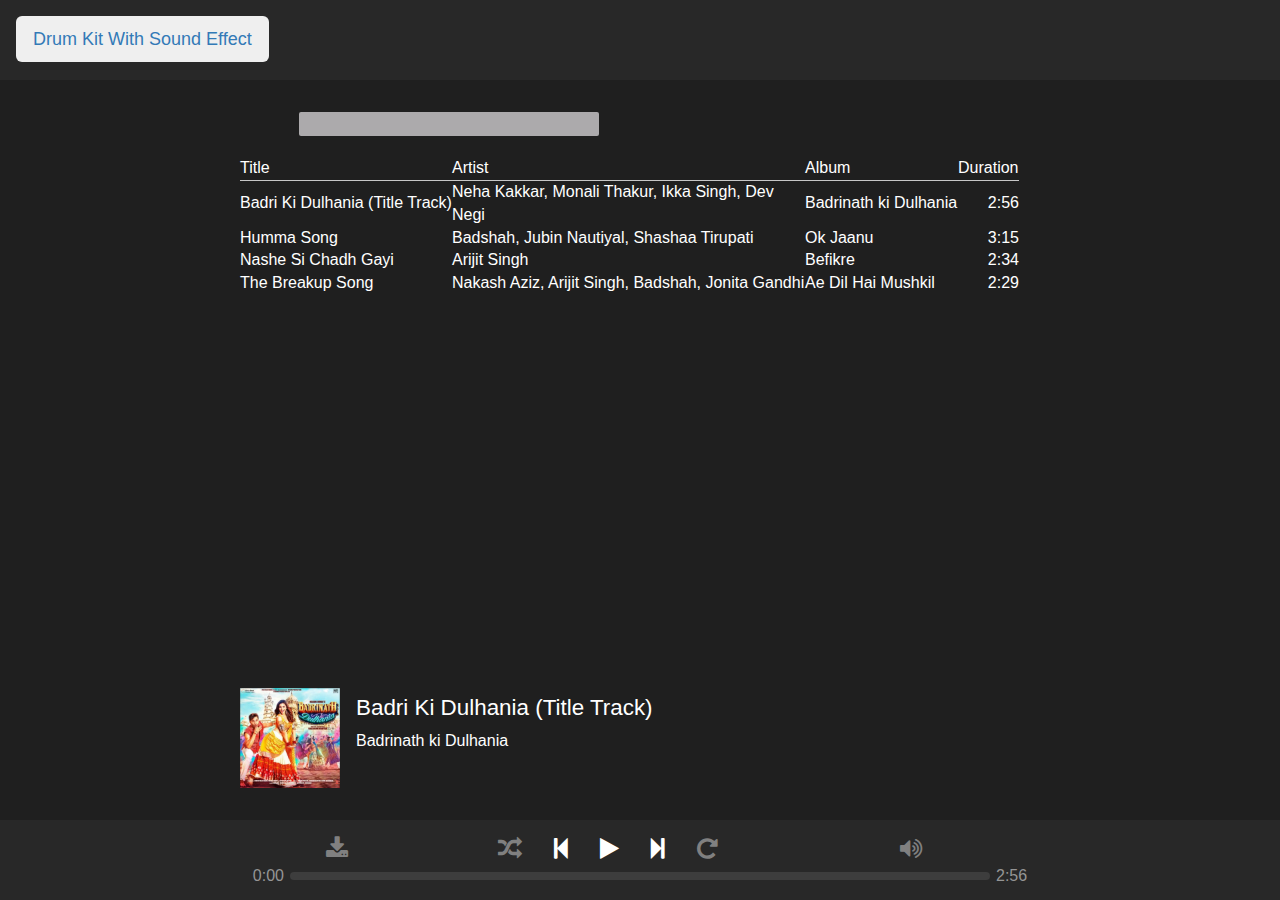
<file: index.html>
<!DOCTYPE html>
<html lang="en">

<head>
    <meta charset="UTF-8">
    <title> Song App</title>
    <!-- Bootstrap -->
      <!-- Latest compiled and minified CSS -->
      <link rel="stylesheet" href="bootstrap-3.3.7\css\bootstrap.min.css">
      <!-- Optional theme -->
      <link rel="stylesheet" href="bootstrap-3.3.7\css\bootstrap-theme.min.css">
      <!-- Font-Awsome Connecting Link -->
    <link rel="stylesheet" type="text/css" href="font-awesome-4.7.0\css\font-awesome.css">
    <!-- css cdn link of Data Table jquery plugin -->
    <link rel="stylesheet" type="text/css" href="https://cdn.datatables.net/1.10.15/css/jquery.dataTables.min.css">
    <!-- <link rel="stylesheet" type="text/css" href="DataTable\jquery.dataTables.min.css"> -->
    <link rel="stylesheet" type="text/css" href="stylesheet\main.css">
</head>

<body>
    <div class="wrapper">
      <!-- code for Welcome Screen -->
        <section class="welcome-screen hidden">
            <h1> Welcome to Songify </h1>
            <h3> Enter name to access your account </h3>
            <p  class="warning hidden">Please Enter a Valid Name</p>
            <div class="input-wrapper">
                <input type="text" placeholder="Name" value="" id="name-input">
                <button> Go </button>
            </div>
        </section>
        <!-- code For Main Screen -->
        <div class="main">
        <header>
          <div class="right floated user-name">  </div>
          <a href="Drum kit\index.html"><button type="button" class="btn btn-lg" id="drumkitBtn">Drum Kit With Sound Effect</button></a>
        </header>
        <section class="content">

          <!-- code For Adding audio File Into html Documaent -->
          <audio src="Audio/song.mp3"></audio>

  <!-- Header of song play list start from here -->
    <table id="songs">
          <thead class="list-headers">
              <td> Title </td>
              <td> Artist </td>
              <td> Album </td>
              <td> Duration </td>
          </thead>

  <!-- song Playlist here added dynamically by javascript -->
              <tr class="song" id="song1">
                <td class="song-name"></td>
                <td class="song-artist"></td>
                <td class="song-album"></td>
                <td class="song-length"></td>
              </tr>
              <tr class="song" id="song2">
                <td class="song-name"></td>
                <td class="song-artist"></td>
                <td class="song-album"></td>
                <td class="song-length"></td>
              </tr>
              <tr class="song" id="song3">
                <td class="song-name"></td>
                <td class="song-artist"></td>
                <td class="song-album"></td>
                <td class="song-length"></td>
              </tr>
              <tr class="song" id="song4">
                <td class="song-name"></td>
                <td class="song-artist"></td>
                <td class="song-album"></td>
                <td class="song-length"></td>
              </tr>
            </div>
          </table>
            <!-- code for view current song  -->
            <div class="current-song-wrapper">
                    <img src="img/song1.jpg" class="current-song-image">
                    <div>
                    <p class="current-song-name"></p>
                    <p class="current-song-album"></p>
                   	</div>
                    </div>
        </section>
        <footer>
            <div class="controls">
              <div class="player-buttons">
                <i class="fa fa-download disabled clickable" aria-hidden="true" style="margin-right: 150px"></i>
                <i class="fa fa-random clickable disabled" aria-hidden="true"></i>
                <i class="fa fa-step-backward back-icon clickable" aria-hidden="true"></i>
                <i class="fa fa-play clickable play-icon" aria-hidden="true"></i>
                <i class="fa fa-step-forward next-icon clickable" aria-hidden="true"></i>
                <i class="fa fa-repeat disabled clickable" aria-hidden="true"></i>
                <i class="fa fa-volume-up disabled clickable" aria-hidden="true" style="margin-left: 150px"></i>
              </div>
            <div class="progress-wrapper">
                  <span class="time-elapsed"> </span>
                  <div class="player-progress">
                      <div class="progress-filled"> </div>
                  </div>
                  <span class="song-duration"></span>
              </div>
          </div>
        </footer>
        </div>
    </div>

<!-- jquery Library link here  -->
<script src="js\jquery-3.2.1.min.js"></script>
<!-- dara Table jquary plugin File Linked Here -->
<!-- <script src="https://cdn.datatables.net/1.10.15/js/jquery.dataTables.min.js"></script> -->
<script src="DataTable\jquery.dataTables.min.js"></script>
<!-- my javascript File Linked Here -->
<script src="js\main.js"></script>

<!-- Our Own javascript Code Here -->
<script>

</script>
</body>

</html>
</file>
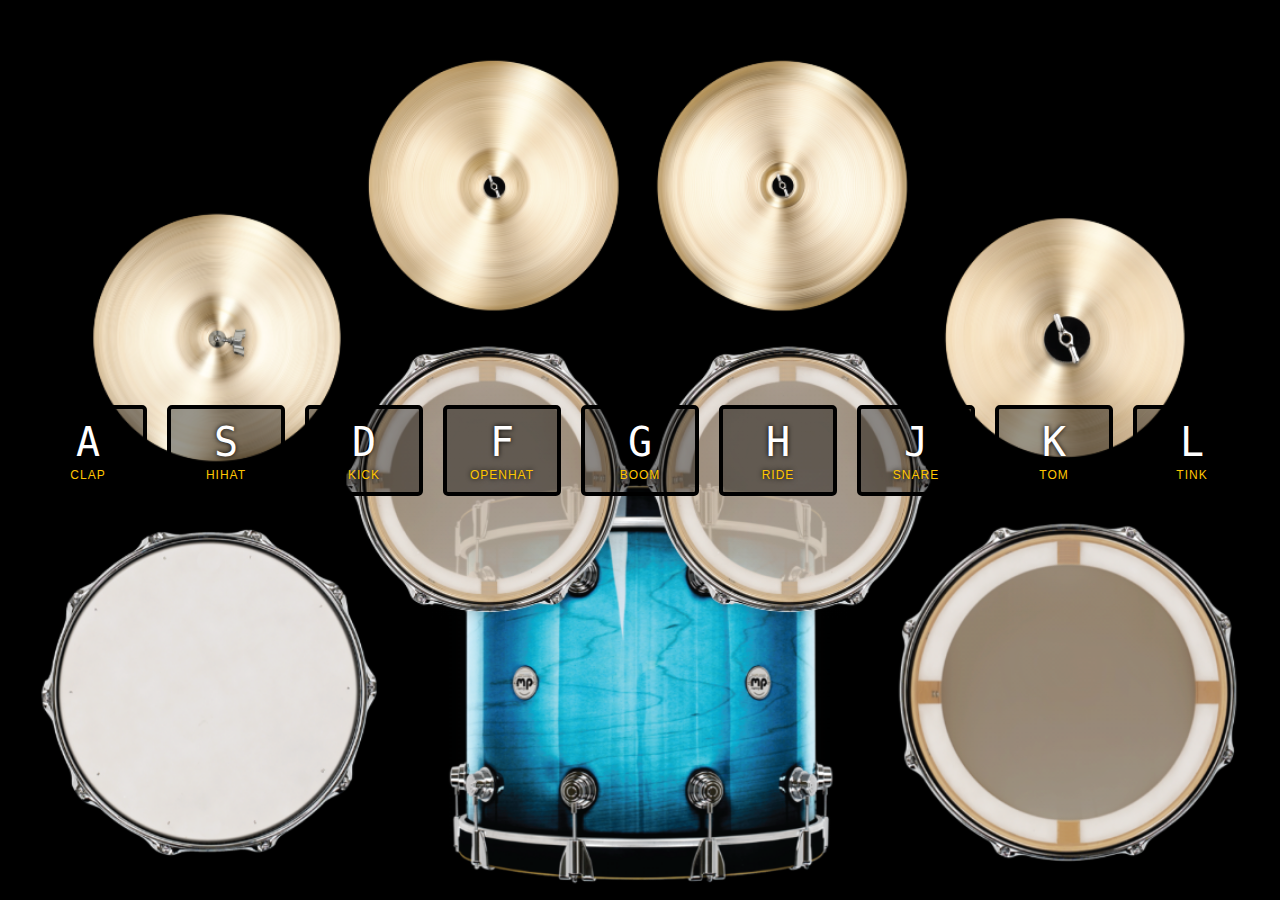
<file: Drum kit/index.html>
<!DOCTYPE html>
<html lang="en">
<head>
  <meta charset="UTF-8">
  <title>JS Drum Kit</title>
  <link rel="stylesheet" href="style.css">
</head>
<body>

  <div class="keys">
    <div data-key="65" class="key">
      <kbd>A</kbd>
      <span class="sound">clap</span>
    </div>
    <div data-key="83" class="key">
      <kbd>S</kbd>
      <span class="sound">hihat</span>
    </div>
    <div data-key="68" class="key">
      <kbd>D</kbd>
      <span class="sound">kick</span>
    </div>
    <div data-key="70" class="key">
      <kbd>F</kbd>
      <span class="sound">openhat</span>
    </div>
    <div data-key="71" class="key">
      <kbd>G</kbd>
      <span class="sound">boom</span>
    </div>
    <div data-key="72" class="key">
      <kbd>H</kbd>
      <span class="sound">ride</span>
    </div>
    <div data-key="74" class="key">
      <kbd>J</kbd>
      <span class="sound">snare</span>
    </div>
    <div data-key="75" class="key">
      <kbd>K</kbd>
      <span class="sound">tom</span>
    </div>
    <div data-key="76" class="key">
      <kbd>L</kbd>
      <span class="sound">tink</span>
    </div>
  </div>

  <audio data-key="65" src="sounds/clap.wav"></audio>
  <audio data-key="83" src="sounds/hihat.wav"></audio>
  <audio data-key="68" src="sounds/kick.wav"></audio>
  <audio data-key="70" src="sounds/openhat.wav"></audio>
  <audio data-key="71" src="sounds/boom.wav"></audio>
  <audio data-key="72" src="sounds/ride.wav"></audio>
  <audio data-key="74" src="sounds/snare.wav"></audio>
  <audio data-key="75" src="sounds/tom.wav"></audio>
  <audio data-key="76" src="sounds/tink.wav"></audio>

<script>
function removeTransition(e) {
  if (e.propertyName !== 'transform') return;
  e.target.classList.remove('playing');
}

function playSound(e) {
  const audio = document.querySelector(`audio[data-key="${e.keyCode}"]`);
  const key = document.querySelector(`div[data-key="${e.keyCode}"]`);
  if (!audio) return;

  key.classList.add('playing');
  audio.currentTime = 0;
  audio.play();
}

const keys = Array.from(document.querySelectorAll('.key'));
keys.forEach(key => key.addEventListener('transitionend', removeTransition));
window.addEventListener('keydown', playSound);

</script>


</body>
</html>
</file>
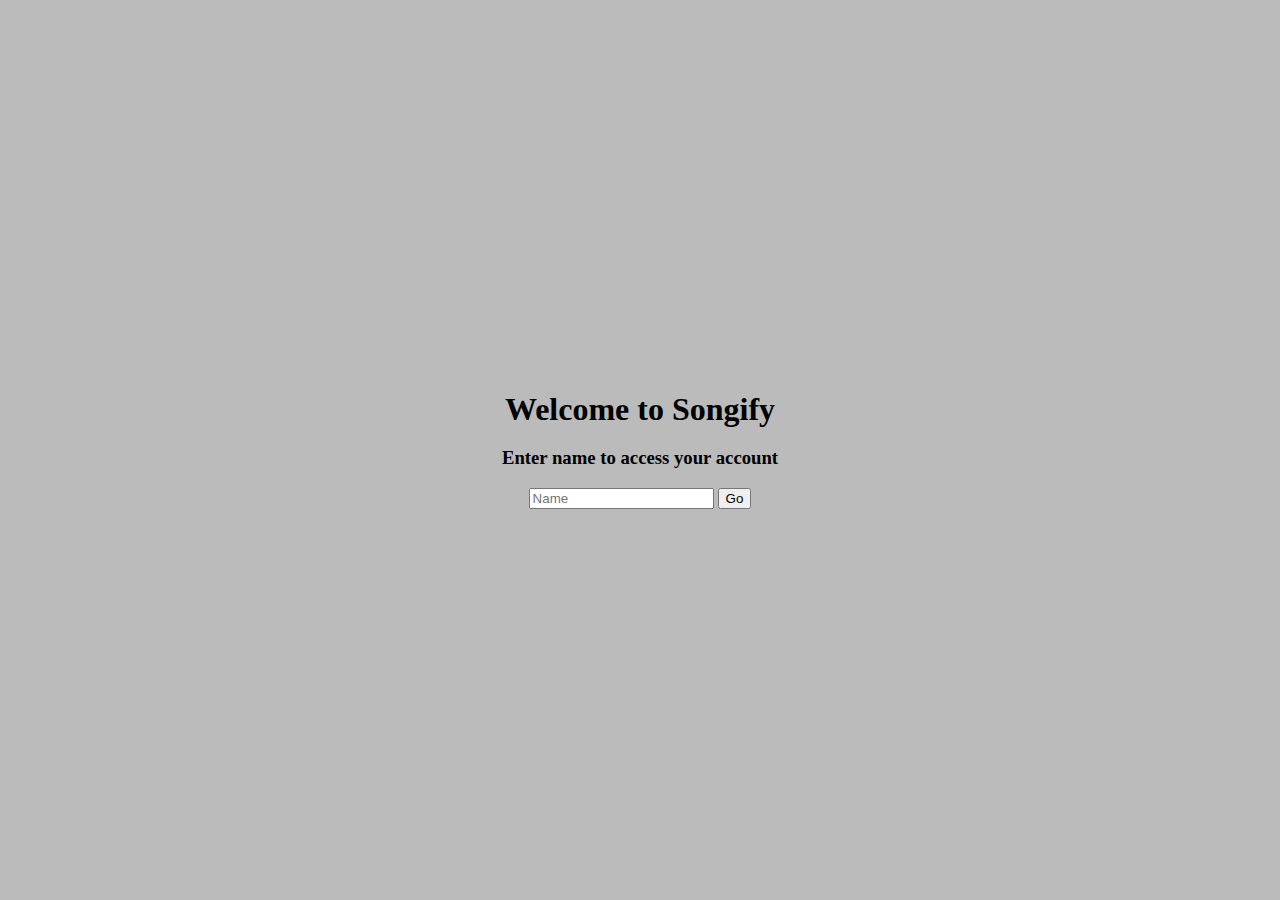
<file: Projects startup files/Javascript Class 2/index.html>
<!DOCTYPE html>
<html lang="en">

<head>
    <meta charset="UTF-8">
    <title> Song App</title>
    <link rel="stylesheet" type="text/css" href="font-awesome.css">
    <link rel="stylesheet" type="text/css" href="main.css">
</head>

<body>
    <div class="wrapper">
        <section class="welcome-screen">
            <h1> Welcome to Songify </h1>
            <h3> Enter name to access your account </h3>
            <div class="input-wrapper">
                <input type="text" placeholder="Name" id="name-input">
                <button> Go </button>
            </div>
        </section>
        <div class="main hidden">
        <header> <div class="right floated user-name">  </div> </header>
        <section class="content">
        </section>
        <footer> 
        <div class="controls">
        <i class="fa fa-play clickable play-icon" aria-hidden="true"></i>
        </div>
        </footer>
        </div>
    </div>
    <script src="jquery.js">
    </script>
    <script>
$('.welcome-screen button').on('click', function() {
    var name = $('#name-input').val();
    var message = "Welcome, " + name;
    $('.main .user-name').text(message);
    $('.welcome-screen').addClass('hidden');
    $('.main').removeClass('hidden');
});
</script>
</body>

</html>
</file>
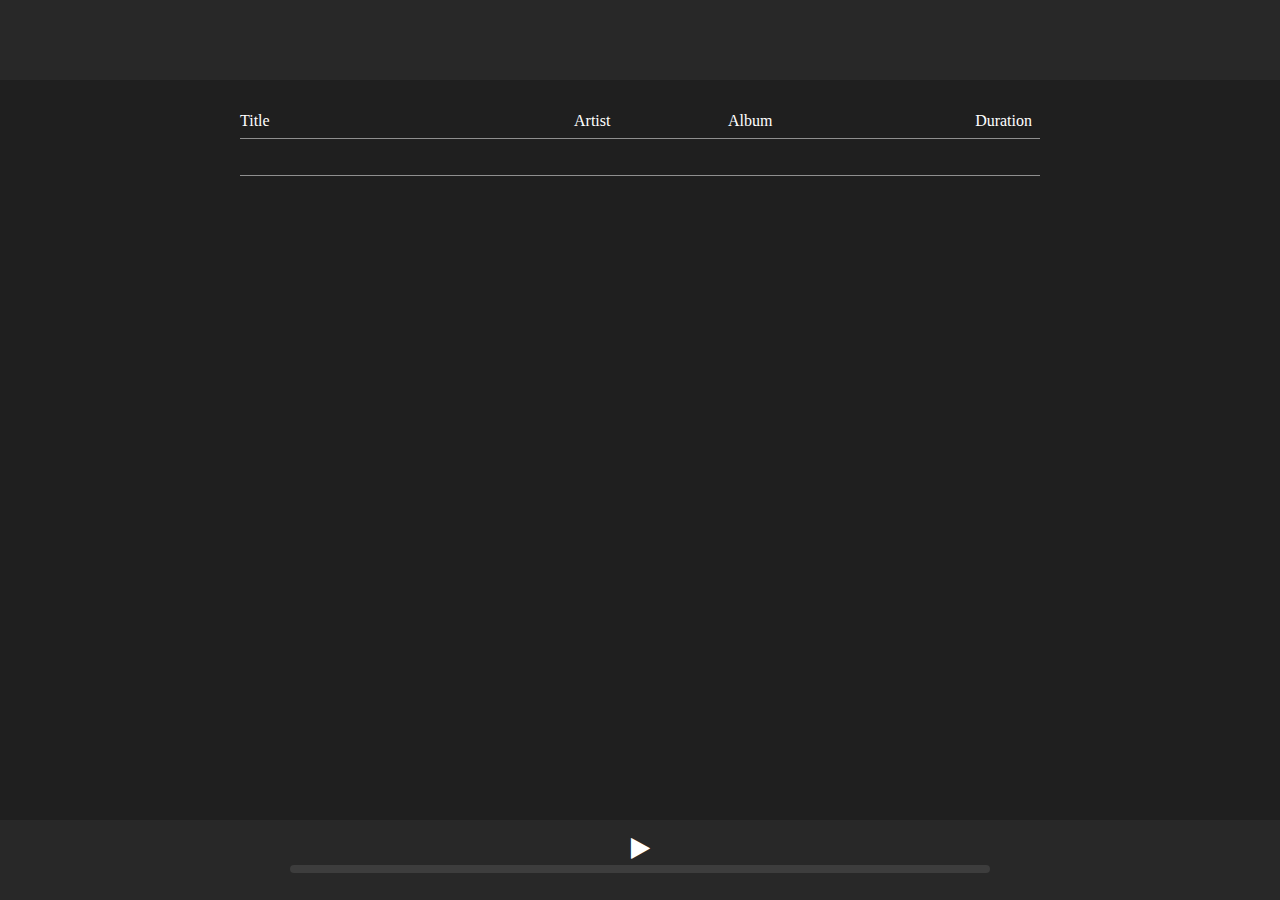
<file: Projects startup files/Javascript Class 4/index.html>
<!DOCTYPE html>
<html lang="en">

<head>
    <meta charset="UTF-8">
    <title> Song App</title>
    <link rel="stylesheet" type="text/css" href="font-awesome.css">
    <link rel="stylesheet" type="text/css" href="main.css">
</head>

<body>
    <div class="wrapper">
        <section class="welcome-screen hidden">
            <h1> Welcome to Songify </h1>
            <h3> Enter name to access your account </h3>
            <div class="input-wrapper">
                <input type="text" placeholder="Name" id="name-input">
                <button> Go </button>
            </div>
        </section>
        <div class="main">
            <header>
                <div class="right floated user-name"> </div>
            </header>
            <section class="content">
                <audio src="song.mp3"></audio>
                <div class="list-headers">
        <div> Title </div>
        <div> Artist </div>
        <div> Album </div>
        <div> Duration </div>
        </div>
        <div class="song-list">
        <div class="song">
        <span class="song-name"></span>
        <span class="song-artist"></span>
        <span class="song-album"></span>
        <span class="song-length"></span>
        </div>
        </div>
            </section>
            <footer>
                <div class="controls">
                    <div class="player-buttons">
                        <i class="fa fa-play clickable play-icon" aria-hidden="true"></i>
                    </div>
                    <div class="progress-wrapper">
                        <span class="time-elapsed"> </span>
                        <div class="player-progress">
                            <div class="progress-filled"> </div>
                        </div>
                        <span class="song-duration"></span>
                    </div>
                </div>
            </footer>
        </div>
    </div>
    <script src="jquery.js">
    </script>
    <script>
    $('.welcome-screen button').on('click', function() {
        var name = $('#name-input').val();
        if (name.length > 2) {
            var message = "Welcome, " + name;
            $('.main .user-name').text(message);
            $('.welcome-screen').addClass('hidden');
            $('.main').removeClass('hidden');
        } else {
            $('#name-input').addClass('error');
        }
    });
    $('.play-icon').on('click', function() {
        var song = document.querySelector('audio');
        if (song.paused == true) {
            console.log('Playing');
            $('.play-icon').removeClass('fa-play').addClass('fa-pause');
            song.play();
        } else {
            console.log('Pausing');
            $('.play-icon').removeClass('fa-pause').addClass('fa-play');
            song.pause();
        }
    });
    $('body').on('keypress', function(event) {
                if (event.keyCode == 32) {
                    var song = document.querySelector('audio');
                    if (song.paused == true) {
                        console.log('Playing');
                        $('.play-icon').removeClass('fa-play').addClass('fa-pause');
                        song.play();
                    } else {
                        console.log('Pausing');
                        $('.play-icon').removeClass('fa-pause').addClass('fa-play');
                        song.pause();
                    }
                }
            });
    </script>
</body>

</html>
</file>
<file: Drum kit/style.css>
html {
  font-size: 10px;
  background: url(images/drumset.png) bottom center;
  background-size: cover;
}
body,html {
  margin: 0;
  padding: 0;
  font-family: sans-serif;
}

.keys {
  display: flex;
  flex: 1;
  min-height: 100vh;
  align-items: center;
  justify-content: center;
}

.key {
  border: .4rem solid black;
  border-radius: .5rem;
  margin: 1rem;
  font-size: 1.5rem;
  padding: 1rem .5rem;
  transition: all .07s ease;
  width: 10rem;
  text-align: center;
  color: white;
  background: rgba(0,0,0,0.4);
  text-shadow: 0 0 .5rem black;
}

.playing {
  transform: scale(1.1);
  border-color: #ffc600;
  box-shadow: 0 0 1rem #ffc600;
}

kbd {
  display: block;
  font-size: 4rem;
}

.sound {
  font-size: 1.2rem;
  text-transform: uppercase;
  letter-spacing: .1rem;
  color: #ffc600;
}
</file>
<file: Projects startup files/Javascript Class 2/main.css>
*,
*:after,
*:before {
    box-sizing: border-box;
}

html,
body {
    height: 100%;
    width: 100%;
    border: 0;
    margin: 0;
    font-size: 16px;
}

h1 {
    border: 0;
    margin: 0;
}

.wrapper {
    height: 100%;
    width: 100%;
    background-color: #BBB;
}

.welcome-screen {
    height: 100%;
    width: 100%;
    display: flex;
    flex-direction: column;
    justify-content: center;
    align-items: center;
}

.main {
    width: 100%;
    height: 100%;
    display: flex;
    flex-direction: column;
    color: white;
}

.main header {
    height: 80px;
    background-color: #282828;
    padding: 1rem;
    color: #FFF;
}

.main .content {
    flex:1;
    background-color: #1f1f1f;
}

.main footer {
    height: 80px;
    background-color: #282828;
    padding-top: 1rem;
}

.controls {
    display:flex;
    justify-content: center;
    align-items: center;
    font-size: 2rem;
}

.hidden {
    display: none;
}

.right.floated {
    float: right;
}

.clickable {
    cursor: pointer;
}

.error {
    border: 2px solid red;
}

.play-icon {
    // color: teal;
}
</file>
<file: Projects startup files/Javascript Class 4/main.css>
*,
*:after,
*:before {
    box-sizing: border-box;
}

html,
body {
    height: 100%;
    width: 100%;
    border: 0;
    margin: 0;
    font-size: 16px;
}

h1 {
    border: 0;
    margin: 0;
}

.wrapper {
    height: 100%;
    width: 100%;
    background-color: #BBB;
}

.welcome-screen {
    height: 100%;
    width: 100%;
    display: flex;
    flex-direction: column;
    justify-content: center;
    align-items: center;
}

.main {
    width: 100%;
    height: 100%;
    display: flex;
    flex-direction: column;
    color: white;
    background-color: #1f1f1f;
}

.main header {
    height: 80px;
    background-color: #282828;
    padding: 1rem;
    color: #FFF;
}

.main .content {
    flex:1;
    background-color: #1f1f1f;
}

.main footer {
    height: 80px;
    background-color: #282828;
    padding-top: 1rem;
}

.player-buttons {
    display:flex;
    font-size: 1.5rem;
    justify-content: center;
    align-items: center;
}

.hidden {
    display: none;
}

.right.floated {
    float: right;
}

.clickable {
    cursor: pointer;
}

.error {
    border: 2px solid red;
}

.progress-wrapper {
    margin-top: 0.3rem;
    display: flex;
    justify-content: center;
    align-items: center;
}

.progress-wrapper span {
    color: #959595;
}

.player-progress {
    height: 8px;
    width: 700px;
    background-color: #3d3d3d;
    border-radius: 4px;
    margin-right: 6px;
    margin-left: 6px;
}

.progress-filled {
    background-color: #959595;
    height: 8px;
    border-radius: 4px;
    width: 0;

}

.main .content {
    width: 800px;
    margin: 2rem auto;
}

.list-headers {
    padding-bottom: 0.5rem;
    border-bottom: 1px solid rgba(255,255,255,0.5);
}

.list-headers > div {
    width: 150px;
    display: inline-block;
}

.list-headers > div:first-child {
    width: 330px;
}

.list-headers > div:last-child {
    text-align: right;
}

.song-list .song {
    padding-top: 0.5rem;
    padding-bottom: 0.5rem;
    border-bottom: 1px solid rgba(255,255,255,0.5);
    min-height: 30px;
    cursor: pointer;
}

.song > span {
    display: inline-block;
    width: 150px;
    overflow: hidden;
    height: 1rem;
}
.song > span:first-child {
    width: 330px;
}

.song .song-duration {
    text-align: right;
}

.song-list .song:hover {
    background-color: #282828;
}


.song-length {
    text-align: right;
}
</file>
